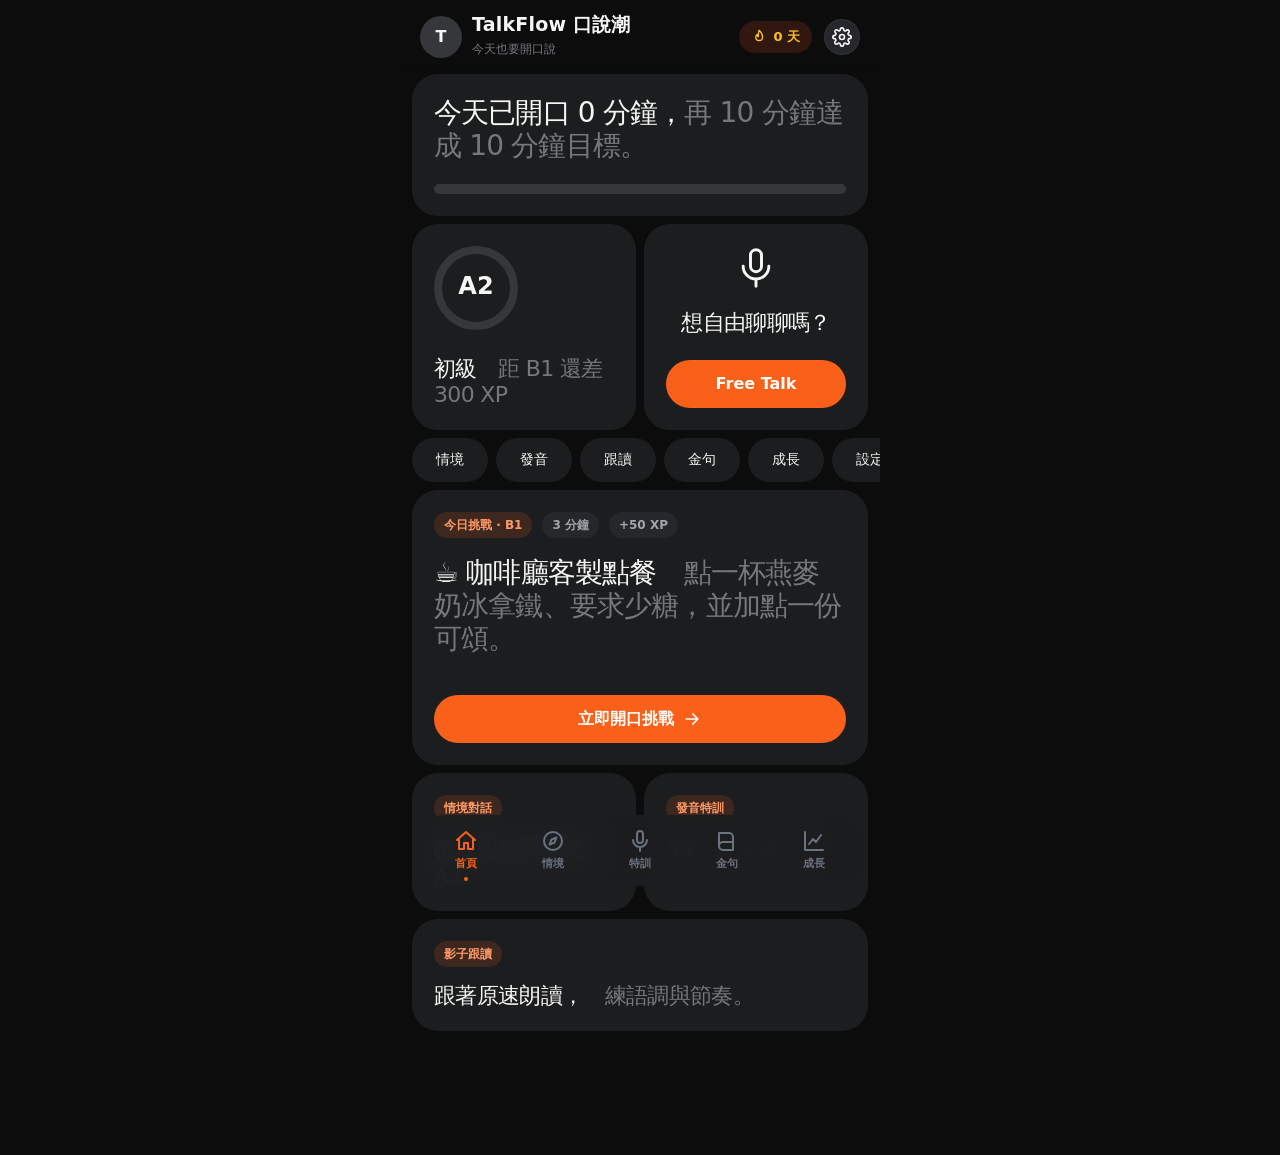
<file: talkflow/index.html>
<!DOCTYPE html>
<html lang="zh-TW">
<head>
<meta charset="utf-8">
<meta name="viewport" content="width=device-width, initial-scale=1, viewport-fit=cover">
<meta name="theme-color" content="#0c0c0d">
<meta name="color-scheme" content="dark">
<meta name="apple-mobile-web-app-capable" content="yes">
<meta name="apple-mobile-web-app-status-bar-style" content="black-translucent">
<title>TalkFlow 口說潮</title>
<meta name="description" content="專為台灣人設計的英語口說練習：情境對話、發音特訓、影子跟讀與出國金句。">
<link rel="manifest" href="manifest.webmanifest">
<link rel="icon" href="icon.svg" type="image/svg+xml">
<link rel="stylesheet" href="css/app.css">
</head>
<body>
<div id="app" aria-live="polite"></div>
<noscript><p style="padding:24px">請啟用 JavaScript 以使用 TalkFlow。</p></noscript>
<script src="js/icons.js"></script>
<script src="js/data.js"></script>
<script src="js/store.js"></script>
<script src="js/speech.js"></script>
<script src="js/ui.js"></script>
<script src="js/views1.js"></script>
<script src="js/views2.js"></script>
<script src="js/app.js"></script>
</body>
</html>
</file>
<file: talkflow/css/app.css>
/* TalkFlow 口說潮 — Midnight Fluency theme */
:root{
  --bg:#0c0c0d; --bg2:#141416; --card:#1c1d1f; --card2:#26272a; --card3:#36373b;
  --line:rgba(255,255,255,.05); --line2:rgba(255,255,255,.12);
  --text:#f6f6f4; --text2:#a4a5ab; --text3:#76777d;
  --pri:#f9611b; --pri2:#ff7a3d; --pri3:#ff9a66; --pri-soft:rgba(249,97,27,.15);
  --ok:#22c55e; --ok-soft:rgba(34,197,94,.14); --bad:#ef4444; --bad-soft:rgba(239,68,68,.14);
  --warn:#fbbf24; --warn-soft:rgba(251,191,36,.14); --flame:#ff7a45;
  --r:20px; --r2:26px;
  --font:Inter,'Segoe UI','Noto Sans TC','Microsoft JhengHei','PingFang TC',system-ui,sans-serif;
  --mono:'JetBrains Mono','SFMono-Regular',Consolas,'Noto Sans TC','Microsoft JhengHei','PingFang TC',monospace;
}
*{box-sizing:border-box;-webkit-tap-highlight-color:transparent}
html,body{margin:0;background:var(--bg);color:var(--text);font-family:var(--font);font-size:16px;line-height:1.5}
body{min-height:100dvh;display:flex;justify-content:center;background:var(--bg)}
button{font:inherit;color:inherit;border:0;background:none;cursor:pointer;padding:0}
input,select,textarea{font:inherit;color:inherit}
a{color:inherit;text-decoration:none}
h1,h2,h3,p{margin:0}
.ico{width:1.25em;height:1.25em;fill:none;stroke:currentColor;stroke-width:2;stroke-linecap:round;stroke-linejoin:round;flex:none;vertical-align:middle}
.ico.fill{fill:currentColor;stroke:none}
#app{width:100%;max-width:480px;min-height:100dvh;position:relative;padding-bottom:104px}
#app.noDock{padding-bottom:0}
.view{animation:fadeIn .25s ease}
@keyframes fadeIn{from{opacity:0;transform:translateY(6px)}to{opacity:1;transform:none}}

/* top bars */
.top{display:flex;align-items:center;gap:12px;padding:14px 20px;position:sticky;top:0;z-index:20;background:linear-gradient(var(--bg) 70%,transparent)}
.top h1{font-size:18px;font-weight:800;flex:1;min-width:0;white-space:nowrap;overflow:hidden;text-overflow:ellipsis}
.top .sub{font-size:12px;color:var(--text3);font-weight:500;display:block}
.iconbtn{width:42px;height:42px;border-radius:50%;background:var(--card2);border:1px solid var(--line);display:grid;place-items:center;flex:none;transition:.15s}
.iconbtn:active{transform:scale(.92)}
.iconbtn.sm{width:36px;height:36px}
.brand{display:flex;align-items:center;gap:10px;flex:1}
.avatar{width:42px;height:42px;border-radius:50%;background:linear-gradient(135deg,var(--pri),#22c55e);display:grid;place-items:center;font-weight:800}
.brand b{font-size:19px;font-weight:800;letter-spacing:.2px;display:block;line-height:1.15}
.brand small{color:var(--text3);font-size:12px}
.pill{display:inline-flex;align-items:center;gap:6px;padding:6px 12px;border-radius:99px;font-size:13px;font-weight:700;white-space:nowrap}
.pill.flame{background:rgba(255,87,34,.15);color:var(--warn)}
.pill.gem{background:var(--card2);border:1px solid var(--line);color:#7ee7a8}
.pill.tag{background:var(--pri-soft);color:var(--pri3);font-size:12px;padding:4px 10px}
.pill.ok{background:var(--ok-soft);color:var(--ok)}
.pill.warn{background:var(--warn-soft);color:var(--warn)}
.pill.mute{background:var(--card2);color:var(--text2);font-size:12px;padding:4px 10px}

.pad{padding:0 20px}
.stack>*+*{margin-top:16px}
.sec-h{display:flex;align-items:center;justify-content:space-between;margin:28px 20px 12px}
.sec-h h2{font-size:19px;font-weight:800;display:flex;gap:8px;align-items:center}
.sec-h a,.sec-h button{font-size:13px;color:var(--pri3);font-weight:700}

/* cards */
.card{background:var(--card);border:1px solid var(--line);border-radius:var(--r2);padding:20px}
.card.tap{cursor:pointer;transition:.15s}
.card.tap:active{transform:scale(.985)}
.card.glow{border-color:rgba(249,97,27,.55);box-shadow:0 8px 28px -6px rgba(249,97,27,.4);background:linear-gradient(160deg,#1a2140,var(--card) 60%)}
.card.hero{background:linear-gradient(160deg,#1b2350,#121a2c 70%);border-color:var(--line2)}
.card.ok{border-color:rgba(34,197,94,.5);box-shadow:0 8px 24px -8px rgba(34,197,94,.35)}
.card h3{font-size:17px;font-weight:800}
.muted{color:var(--text2)}.dim{color:var(--text3)}
.small{font-size:13px}.tiny{font-size:12px}
.row{display:flex;align-items:center;gap:10px}
.between{justify-content:space-between}
.wrap{flex-wrap:wrap}
.grow{flex:1;min-width:0}
.hr{height:1px;background:var(--line);margin:14px 0}
.ipa{font-family:var(--mono);font-size:13px;color:var(--pri3);background:var(--pri-soft);padding:2px 8px;border-radius:8px;display:inline-block}

/* buttons */
.btn{display:flex;align-items:center;justify-content:center;gap:8px;width:100%;min-height:52px;padding:0 22px;border-radius:99px;font-weight:800;font-size:16px;background:linear-gradient(135deg,var(--pri),var(--pri2));box-shadow:0 8px 22px -6px rgba(249,97,27,.6);transition:.15s}
.btn:active{transform:scale(.97)}
.btn.ghost{background:var(--card2);box-shadow:none;border:1px solid var(--line2);color:var(--text)}
.btn.ok{background:linear-gradient(135deg,#16a34a,var(--ok));box-shadow:0 8px 22px -6px rgba(34,197,94,.5);color:#06240f}
.btn.sm{min-height:40px;font-size:14px;padding:0 16px;width:auto}
.btn[disabled]{opacity:.45;pointer-events:none}
.chip{display:inline-flex;align-items:center;gap:6px;min-height:40px;padding:0 16px;border-radius:99px;background:var(--card2);border:1px solid var(--line);font-size:14px;font-weight:600;white-space:nowrap;transition:.15s}
.chip.on{background:var(--pri);border-color:var(--pri);box-shadow:0 4px 16px rgba(249,97,27,.4);color:#fff}
.chips{display:flex;gap:8px;overflow-x:auto;padding:2px 20px 6px;scrollbar-width:none}
.chips::-webkit-scrollbar{display:none}
.search{display:flex;align-items:center;gap:10px;margin:0 20px 12px;padding:0 16px;height:48px;border-radius:99px;background:var(--card2);border:1px solid var(--line)}
.search input{flex:1;background:none;border:0;outline:0;min-width:0}
.speakbtn{width:40px;height:40px;border-radius:50%;background:var(--pri-soft);color:var(--pri3);display:grid;place-items:center;flex:none;transition:.15s}
.speakbtn:active,.speakbtn.on{background:var(--pri);color:#fff}
.starbtn.on{color:var(--warn)}.starbtn.on .ico{fill:currentColor}

/* progress */
.bar{height:10px;border-radius:99px;background:var(--card3);overflow:hidden}
.bar>i{display:block;height:100%;border-radius:99px;background:linear-gradient(90deg,var(--pri2),var(--ok));transition:width .6s}
.ring{position:relative;width:128px;height:128px;flex:none}
.ring svg{transform:rotate(-90deg)}
.ring .c{position:absolute;inset:0;display:grid;place-items:center;text-align:center}
.ring .c b{font-size:32px;font-weight:800;line-height:1}
.ring .c small{font-size:12px;color:var(--text2)}

/* list rows */
.item{display:flex;align-items:center;gap:14px;padding:16px;border-radius:var(--r2);background:var(--card);border:1px solid var(--line);cursor:pointer;transition:.15s}
.item:active{transform:scale(.985)}
.item .thumb{width:54px;height:54px;border-radius:16px;display:grid;place-items:center;font-size:26px;flex:none;background:var(--pri-soft)}
.item h3{font-size:16px;font-weight:800;line-height:1.3}
.item .go{width:38px;height:38px;border-radius:50%;background:var(--card3);display:grid;place-items:center;flex:none;color:var(--text2)}

/* scenario cards */
.scard{margin:0 20px 14px;padding:18px;border-radius:var(--r2);background:var(--card);border:1px solid var(--line)}
.scard.cur{border-color:rgba(249,97,27,.6);box-shadow:0 8px 26px -8px rgba(249,97,27,.45)}
.scard .t{display:flex;align-items:flex-start;gap:14px}
.scard .em{width:56px;height:56px;border-radius:18px;background:var(--pri-soft);display:grid;place-items:center;font-size:28px;flex:none}
.scard h3{font-size:18px;font-weight:800}
.scard .en{font-size:13px;color:var(--text3)}

/* checklist */
.check{display:flex;gap:12px;align-items:flex-start;padding:12px 0}
.check+.check{border-top:1px solid var(--line)}
.check .dot{width:26px;height:26px;border-radius:50%;border:2px solid var(--line2);display:grid;place-items:center;flex:none;margin-top:1px;color:transparent}
.check.done .dot{background:var(--ok);border-color:var(--ok);color:#06240f}
.check.miss .dot{border-color:var(--bad);color:var(--bad)}

/* phrase */
.phrase{padding:16px;border-radius:var(--r);background:var(--card2);border:1px solid var(--line)}
.phrase q{display:block;font-size:17px;font-weight:700;quotes:none;line-height:1.45}
.phrase .zh{font-size:14px;color:var(--text2);margin-top:6px}
.phrase .acts{display:flex;gap:8px;margin-top:12px;align-items:center}
.note{display:flex;gap:10px;padding:14px;border-radius:16px;background:var(--warn-soft);color:#f5dc92;font-size:14px}
.note.blue{background:var(--pri-soft);color:#c9cbff}
.note.green{background:var(--ok-soft);color:#9ae9b6}

/* steps */
.steps{display:flex;gap:6px;padding:0 20px 8px}
.steps i{flex:1;height:5px;border-radius:9px;background:var(--card3)}
.steps i.on{background:var(--pri3)}.steps i.done{background:var(--ok)}
.steplabel{padding:0 20px 10px;font-size:12px;color:var(--text3);font-weight:600}

/* chat */
.chatwrap{display:flex;flex-direction:column;height:100dvh}
.chatlog{flex:1;overflow-y:auto;padding:8px 16px 16px;display:flex;flex-direction:column;gap:14px;scroll-behavior:smooth}
.msg{max-width:88%;padding:14px 16px;border-radius:22px;font-size:16px;line-height:1.5;animation:fadeIn .25s}
.msg.npc{background:var(--card2);border:1px solid var(--line);border-bottom-left-radius:6px;align-self:flex-start}
.msg.me{background:linear-gradient(135deg,var(--pri),var(--pri2));border-bottom-right-radius:6px;align-self:flex-end}
.msg .who{font-size:11px;font-weight:800;letter-spacing:.6px;opacity:.7;margin-bottom:4px;text-transform:uppercase}
.msg .zh{font-size:13.5px;opacity:.78;margin-top:8px;padding-top:8px;border-top:1px solid var(--line2);display:none}
.msg.showzh .zh{display:block}
.msg .tools{display:flex;gap:6px;margin-top:10px;align-items:center;flex-wrap:wrap}
.msg .tools button{font-size:12px;font-weight:700;padding:5px 10px;border-radius:99px;background:rgba(255,255,255,.1);display:inline-flex;gap:5px;align-items:center}
.msg .tools .ico{width:14px;height:14px}
.badge{align-self:flex-end;font-size:12px;font-weight:700;padding:4px 10px;border-radius:99px;margin-top:-6px}
.badge.ok{background:var(--ok-soft);color:var(--ok)}.badge.warn{background:var(--warn-soft);color:var(--warn)}
.sysmsg{align-self:center;text-align:center;font-size:13px;color:var(--text2);background:var(--card);padding:8px 14px;border-radius:99px;border:1px solid var(--line);max-width:92%}
.typing{display:inline-flex;gap:4px}.typing i{width:7px;height:7px;border-radius:50%;background:var(--text3);animation:bounce 1s infinite}
.typing i:nth-child(2){animation-delay:.15s}.typing i:nth-child(3){animation-delay:.3s}
@keyframes bounce{0%,60%,100%{transform:none}30%{transform:translateY(-5px)}}
.dockbar{padding:10px 16px calc(14px + env(safe-area-inset-bottom));background:linear-gradient(transparent,var(--bg) 22%);position:relative}
.objstrip{display:flex;gap:8px;padding:6px 16px 10px;overflow-x:auto;scrollbar-width:none}
.objstrip span{font-size:12px;font-weight:700;padding:5px 11px;border-radius:99px;background:var(--card2);border:1px solid var(--line);white-space:nowrap;color:var(--text2)}
.objstrip span.done{background:var(--ok-soft);color:var(--ok);border-color:transparent}
.hintbox{margin:0 16px 10px;border-radius:18px;background:var(--card);border:1px solid var(--line);overflow:hidden}
.hintbox summary{padding:12px 16px;font-size:14px;font-weight:700;color:var(--warn);cursor:pointer;list-style:none;display:flex;align-items:center;gap:8px}
.hintbox summary::-webkit-details-marker{display:none}
.hintbox .opts{padding:0 12px 12px;display:flex;flex-direction:column;gap:8px}
.hintbox .opt{text-align:left;padding:10px 14px;border-radius:14px;background:var(--card2);font-size:14.5px}
.inputrow{display:flex;gap:10px;align-items:center}
.inputrow .txt{flex:1;height:52px;border-radius:99px;background:var(--card2);border:1px solid var(--line2);padding:0 18px;outline:0;min-width:0}
.inputrow .txt:focus{border-color:var(--pri3)}
.mic{width:72px;height:72px;border-radius:50%;background:linear-gradient(135deg,var(--pri),var(--pri2));display:grid;place-items:center;flex:none;box-shadow:0 10px 26px -6px rgba(249,97,27,.7);position:relative;transition:.2s}
.mic .ico{width:30px;height:30px}
.mic.on{background:linear-gradient(135deg,#dc2626,var(--bad))}
.mic.on::before,.mic.on::after{content:"";position:absolute;inset:-8px;border-radius:50%;border:2px solid rgba(255,154,102,.5);animation:pulse 1.4s infinite}
.mic.on::after{animation-delay:.5s}
@keyframes pulse{from{transform:scale(.85);opacity:1}to{transform:scale(1.4);opacity:0}}
.mic.sm{width:56px;height:56px}.mic.sm .ico{width:24px;height:24px}
.wave{display:flex;align-items:center;gap:3px;height:48px;justify-content:center}
.wave i{width:4px;border-radius:9px;background:var(--card3);height:6px}
.wave.on i{background:linear-gradient(var(--pri3),var(--ok));animation:wv .9s ease-in-out infinite}
@keyframes wv{0%,100%{height:6px}50%{height:42px}}
.live{font-size:14px;color:var(--text2);text-align:center;min-height:22px;padding:2px 12px;font-style:italic}

/* practice component */
.words{display:flex;flex-wrap:wrap;gap:6px 8px;font-size:22px;font-weight:700;line-height:1.35}
.w{padding:2px 6px;border-radius:9px;border-bottom:2px solid transparent;transition:.15s;cursor:pointer}
.w.ok{background:var(--ok-soft);color:#7ee7a8}
.w.near{background:var(--warn-soft);color:var(--warn)}
.w.bad{background:var(--bad-soft);color:#ff9a9a}
.w.focus{border-bottom-color:var(--pri3)}
.w.cur{background:var(--pri);color:#fff}
.w small{display:block;font-size:11px;font-weight:500;font-family:var(--mono);color:var(--pri3);text-align:center;line-height:1.1}
.w.cur small{color:#e3e4ff}
.score{display:flex;align-items:center;gap:14px;padding:14px;border-radius:18px;background:var(--card2)}
.score b{font-size:34px;font-weight:800;line-height:1}
.score.good b{color:var(--ok)}.score.mid b{color:var(--warn)}.score.low b{color:#ff8a8a}
.heard{font-size:13.5px;color:var(--text2)}
.heard em{color:var(--text);font-style:normal}

/* sheet */
.overlay{position:fixed;inset:0;background:rgba(3,6,14,.65);backdrop-filter:blur(4px);z-index:60;display:flex;align-items:flex-end;justify-content:center;animation:fadeIn .2s}
.sheet{width:100%;max-width:480px;max-height:92dvh;overflow-y:auto;background:var(--bg2);border:1px solid var(--line2);border-bottom:0;border-radius:30px 30px 0 0;padding:14px 20px 28px;animation:up .28s ease}
@keyframes up{from{transform:translateY(60px);opacity:0}to{transform:none;opacity:1}}
.sheet .grab{width:44px;height:5px;border-radius:9px;background:var(--card3);margin:0 auto 14px}

/* dock */
.dock{position:fixed;left:50%;transform:translateX(-50%);bottom:calc(14px + env(safe-area-inset-bottom));width:calc(100% - 32px);max-width:448px;z-index:40;display:flex;justify-content:space-around;padding:10px 6px;border-radius:30px;background:rgba(17,24,39,.88);backdrop-filter:blur(20px);border:1px solid var(--line2)}
.dock a{display:flex;flex-direction:column;align-items:center;gap:3px;font-size:11px;font-weight:700;color:#6b7280;padding:4px 10px;position:relative;min-width:56px}
.dock a .ico{width:24px;height:24px}
.dock a.on{color:var(--pri3)}
.dock a.on::after{content:"";width:4px;height:4px;border-radius:50%;background:var(--pri3);box-shadow:0 0 8px var(--pri3);position:absolute;bottom:-5px}

/* chart */
.chart{display:flex;align-items:flex-end;gap:10px;height:140px;padding-top:10px}
.chart .col{flex:1;display:flex;flex-direction:column;align-items:center;gap:6px;height:100%;justify-content:flex-end}
.chart .col i{display:block;width:100%;border-radius:10px 10px 4px 4px;background:var(--card3);min-height:4px;transition:height .6s}
.chart .col.today i{background:linear-gradient(var(--pri3),var(--pri))}
.chart .col span{font-size:11px;color:var(--text3)}
.chart .col b{font-size:11px;color:var(--text2);font-weight:700;height:14px}
.grid2{display:grid;grid-template-columns:1fr 1fr;gap:12px}
.ph{padding:14px;border-radius:18px;background:var(--card2);border:1px solid var(--line)}
.ph b{font-family:var(--mono);font-size:18px;color:var(--pri3)}
.ph .bar{height:6px;margin-top:8px}
.badge-card{display:flex;gap:14px;align-items:center;padding:14px;border-radius:18px;background:var(--card2);border:1px solid var(--line)}
.badge-card.lock{opacity:.45;filter:grayscale(1)}
.badge-card .e{font-size:30px;width:50px;height:50px;border-radius:16px;background:var(--card3);display:grid;place-items:center;flex:none}

/* quiz */
.opt{width:100%;text-align:left;padding:14px 16px;border-radius:18px;background:var(--card2);border:2px solid transparent;font-weight:600;transition:.15s}
.opt.ok{border-color:var(--ok);background:var(--ok-soft)}
.opt.bad{border-color:var(--bad);background:var(--bad-soft);animation:shake .35s}
@keyframes shake{25%{transform:translateX(-6px)}75%{transform:translateX(6px)}}

.toast{position:fixed;left:50%;bottom:110px;transform:translateX(-50%);background:#e5e7eb;color:#111827;padding:11px 18px;border-radius:99px;font-weight:700;font-size:14px;z-index:90;box-shadow:0 10px 30px rgba(0,0,0,.5);animation:fadeIn .2s;max-width:90%;text-align:center}
.empty{text-align:center;color:var(--text3);padding:40px 20px}
.toggle{position:relative;width:50px;height:30px;border-radius:99px;background:var(--card3);transition:.2s;flex:none}
.toggle::after{content:"";position:absolute;top:3px;left:3px;width:24px;height:24px;border-radius:50%;background:#fff;transition:.2s}
.toggle.on{background:var(--ok)}.toggle.on::after{left:23px}
select.sel,input.num{height:44px;border-radius:14px;background:var(--card2);border:1px solid var(--line2);padding:0 12px;outline:0}
@media (prefers-reduced-motion:reduce){*{animation:none!important;transition:none!important}}

/* ===== Bento theme overrides (charcoal tiles, two-tone type, orange accent) ===== */
h1,h2,h3{letter-spacing:-.02em}
.card,.scard,.item,.phrase,.ph,.badge-card{border:0}
.card.glow,.card.hero,.card.ok{background:var(--card);box-shadow:none;border:0}
.card.ok{outline:2px solid var(--ok);outline-offset:-2px}
.btn{background:var(--pri);box-shadow:none;font-weight:700}
.btn:active{background:var(--pri2)}
.btn.ghost{background:var(--card2);color:var(--text)}
.btn.ok{background:var(--ok);box-shadow:none}
.chip{background:var(--card);border:0;font-weight:500}
.chip.on{background:var(--pri);box-shadow:none}
.mic{background:var(--pri);box-shadow:none}
.mic.on{background:var(--bad)}
.msg.me{background:var(--pri)}
.bar>i{background:var(--pri)}
.wave.on i{background:linear-gradient(var(--pri3),var(--pri))}
.chart .col.today i{background:var(--pri)}
.avatar{background:var(--card3);color:var(--text)}
.top h1{font-size:20px}
.dock{background:rgba(28,29,31,.9);border:0}
.dock a.on,.dock a.on .ico{color:var(--pri)}
.dock a.on::after{background:var(--pri);box-shadow:none}
.pill.tag{background:var(--pri-soft);color:var(--pri3)}
.pill.gem{background:var(--card2);border:0}
.ipa{color:var(--pri3)}
.note.blue{color:#ffd2bd}
.tt{font-size:28px;line-height:1.18;font-weight:500;letter-spacing:-.03em;color:var(--text)}
.tt em{font-style:normal;color:var(--text3)}
.tt.sm{font-size:22px}
.bento{display:grid;grid-template-columns:1fr 1fr;gap:8px;padding:0 12px}
.bento>.t{background:var(--card);border-radius:var(--r2);padding:22px;display:flex;flex-direction:column;min-width:0}
.bento>.t.w2{grid-column:span 2}
.bento>.t.cta{align-items:center;text-align:center;justify-content:space-between}
.bento>.t.tap{cursor:pointer;transition:.15s}
.bento>.t.tap:active{transform:scale(.98)}
.bento .gap{flex:1;min-height:18px}
.obtn{display:flex;align-items:center;justify-content:center;gap:8px;min-height:48px;padding:0 20px;border-radius:99px;background:var(--pri);color:#fff;font-weight:600;font-size:16px;width:100%;transition:.15s}
.obtn:active{background:var(--pri2);transform:scale(.97)}
.pillrow{display:flex;gap:8px;overflow-x:auto;padding:0 12px;margin:8px 0;scrollbar-width:none}
.pillrow::-webkit-scrollbar{display:none}
.pillrow a{flex:none;min-height:44px;padding:0 24px;border-radius:99px;background:var(--card);display:flex;align-items:center;font-size:14px;font-weight:500}
.pillrow a:active{background:var(--card3)}
.oico{width:44px;height:44px;stroke-width:1.6;color:var(--text)}
.scard.cur{box-shadow:none;outline:2px solid var(--pri);outline-offset:-2px;border:0}
.scard,.sheet,.hintbox{border:0}

/* ===== Bento: global tile rules for all pages ===== */
.stack>*+*{margin-top:8px}
.bento>*:not(.t){grid-column:span 2}
.bento>.card,.bento>.phrase{background:var(--card);border-radius:var(--r2);padding:22px}
.bento>.btn,.bento>.obtn{width:100%}
.bento>.t.empty,.bento>.empty{color:var(--text3);text-align:center;align-items:center}
.phrase{background:var(--card);border-radius:var(--r2)}
.card .phrase{background:var(--card2);border-radius:20px}
.phrase q{font-size:20px;font-weight:500;letter-spacing:-.02em;line-height:1.3;color:var(--text)}
.phrase .zh{color:var(--text3);font-size:16px;margin-top:8px}
.item{background:var(--card)}
.badge-card{background:var(--card)}
.msg.npc{background:var(--card);border:0}
.hintbox{background:var(--card)}
.opt{background:var(--card2)}
.sheet{background:var(--bg2)}
.search{margin:0 12px 8px;background:var(--card);border:0}
.chips{padding:2px 12px 6px}
.steps{padding:0 12px 8px}.steplabel{padding:0 14px 10px}
.pad{padding:0 12px}
.check .dot{border-color:var(--card3)}
.score{background:var(--card2)}
.t .ring .c b{font-weight:600}
.tt em.blk{display:block;font-size:16px;margin-top:6px;letter-spacing:0}
</file>
